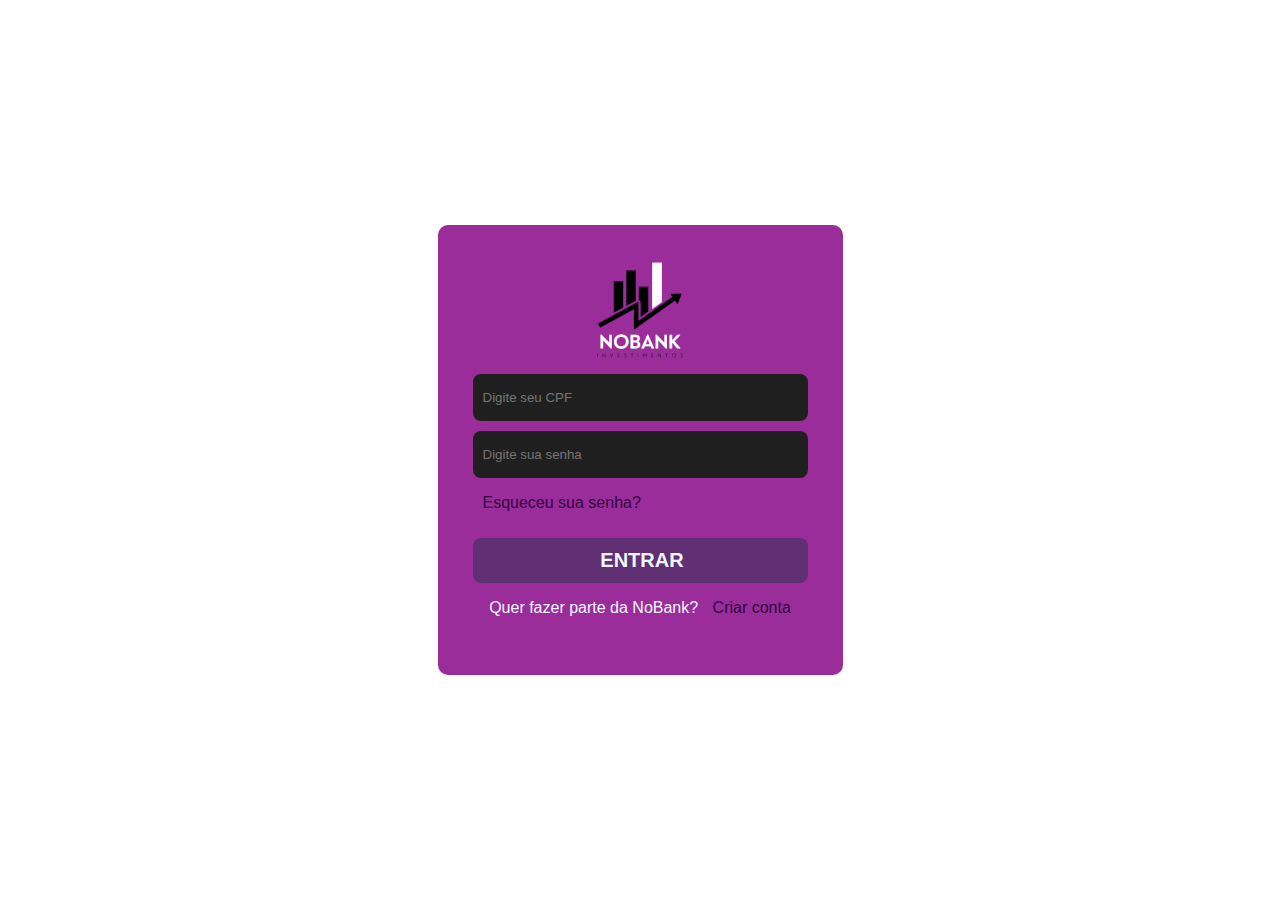
<file: Projeto1 - Pagina de Login/index.html>
<!DOCTYPE html>
<html lang="pt-br">
<head>
    <meta charset="UTF-8">
    <meta http-equiv="X-UA-Compatible" content="IE=edge">
    <meta name="viewport" content="width=device-width, initial-scale=1.0">
    <link rel="shortcut icon" href="imagens/favicon (3).ico" type="image/x-icon">
    <link rel="stylesheet" href="style.css">
    <title>NoBank</title>
</head>
<body>
    <section class="area-login">
        <div class="login">
            <div>
                <img src="imagens/Logo90.png">
            </div>

            <form method="POST">
                <input type="text" name="nome" placeholder="Digite seu CPF" autofocus>
                <input type="password" name="senha" placeholder="Digite sua senha">
                <p><a href="index2.html" target="_blank">Esqueceu sua senha?</a></p>
                <input type="submit" value="Entrar">
            </form>
            <p>Quer fazer parte da NoBank? <a href="#" target="_blank">Criar conta</a></p>
        </div>
    </section>
    
</body>
</html>
</file>
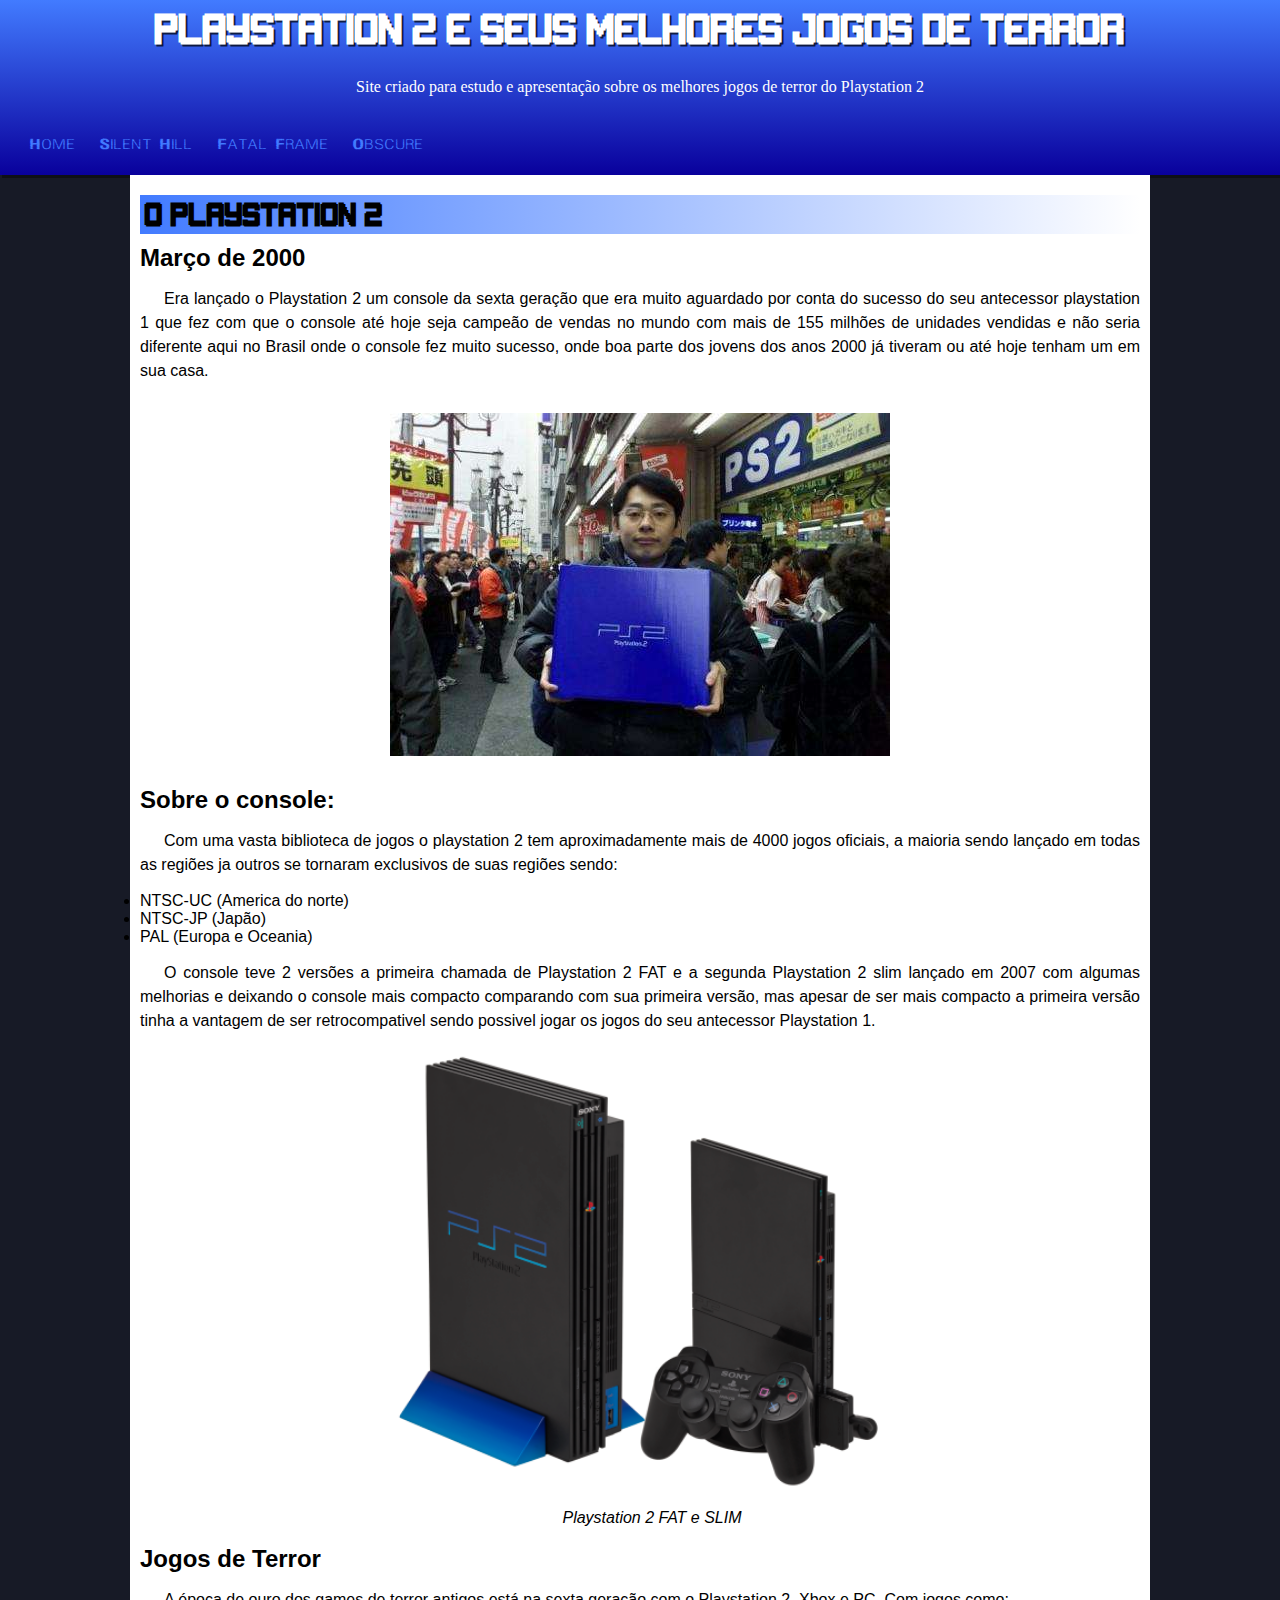
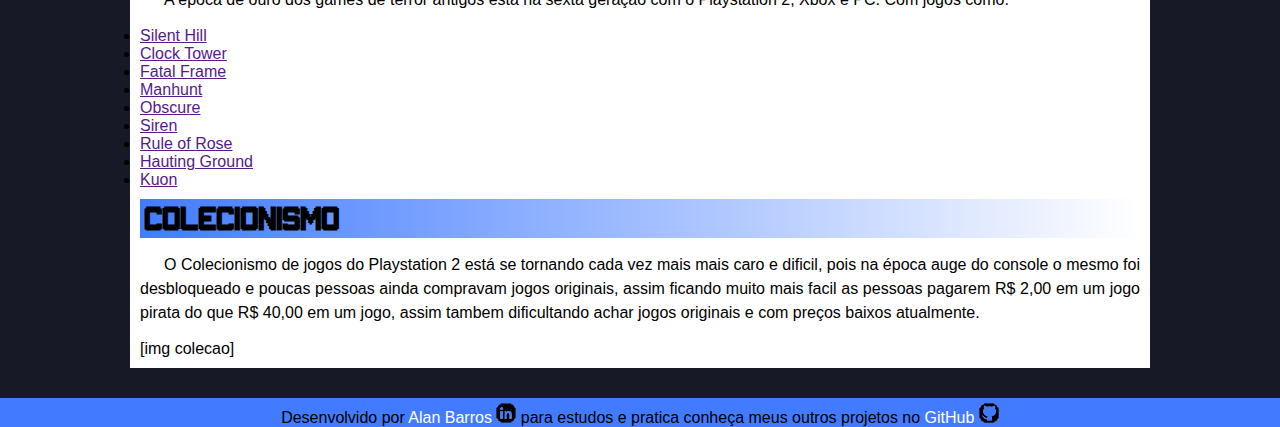
<file: Projeto2 - PS2/index.html>
<!DOCTYPE html>
<html lang="pt-br">
<head>
    <meta charset="UTF-8">
    <meta http-equiv="X-UA-Compatible" content="IE=edge">
    <meta name="viewport" content="width=device-width, initial-scale=1.0">
    <link rel="stylesheet" href="style.css">
    <link rel="shortcut icon" href="imagens/favicon.ico" type="image/x-icon">
    <title>Como surgiu o mascote android</title>
</head>
<body>
    <header>
        <h1>Playstation 2 e seus melhores jogos de TERROR</h1>
        <p>Site criado para estudo e apresentação sobre os melhores jogos de terror do Playstation 2</p>
    <nav class="menu">
        <a href="#">Home</a>
        <a href="#">Silent Hill</a>
        <a href="#">Fatal Frame</a>
        <a href="#">Obscure</a>
    </nav>
    </header>
    <main>
         <article>
            <h1>O Playstation 2</h1>

            <h3>Março de 2000</h3>

            <p>
                Era lançado o Playstation 2 um console da sexta geração
                que era muito aguardado por conta do sucesso do seu antecessor playstation 1 que fez com que o console até hoje seja campeão de vendas no mundo com mais de 155 milhões de unidades vendidas e não seria diferente aqui no Brasil onde o console fez muito sucesso, onde boa parte dos jovens dos anos 2000 já tiveram ou até hoje tenham um em sua casa.
            </p>

            <img class="lancamento" src="imagens/PS2 lançamento JP.jpg" alt="">

            <h2>Sobre o console:</h2>

            <p>
                Com uma vasta biblioteca de jogos o playstation 2 tem aproximadamente mais de 4000 jogos oficiais, a maioria sendo lançado em todas as regiões ja outros se tornaram exclusivos de suas regiões sendo:
                
            </p>

            <ul>
                <li>NTSC-UC (America do norte)</li>
                <li>NTSC-JP (Japão)</li>
                <li>PAL (Europa e Oceania)</li>
            </ul>

            <p>
               O console teve 2 versões a primeira chamada de Playstation 2 FAT e a segunda Playstation 2 slim lançado em 2007 com algumas melhorias e deixando o console mais compacto comparando com sua primeira versão, mas apesar de ser mais compacto a primeira versão tinha a vantagem de ser retrocompativel sendo possivel jogar os jogos do seu antecessor Playstation 1.
            </p>
            
            <img class="versoes" src="imagens/PS2-Versions-m.png" alt="PS2 FAT e SLIM">
            
            <p class="verstxt"><i>Playstation 2 FAT e SLIM</i></p>
            

            <h2>Jogos de Terror</h2>

            <p>
                A época de ouro dos games de terror antigos está na sexta geração com o Playstation 2, Xbox e PC. Com jogos como:
            </p>

                <ul>
                    <li><a href="">Silent Hill</a></li>
                    <li><a href="">Clock Tower</a></li>
                    <li><a href="">Fatal Frame</a></li>
                    <li><a href="">Manhunt</a></li>
                    <li><a href="">Obscure</a></li>
                    <li><a href="">Siren</a></li>
                    <li><a href="">Rule of Rose</a></li>
                    <li><a href="">Hauting Ground</a></li>
                    <li><a href="">Kuon</a></li>
                </ul>  
            
            
         </article>

         <aside>
            <h1>Colecionismo</h1>
            
            <p>O Colecionismo de jogos do Playstation 2 está se tornando cada vez mais mais caro e dificil, pois na época auge do console o mesmo foi desbloqueado e poucas pessoas ainda compravam jogos originais, assim ficando muito mais facil as pessoas pagarem <real>R$ 2,00</real> em um jogo pirata do que <real>R$ 40,00</real> em um jogo, assim tambem dificultando achar jogos originais e com preços baixos atualmente.</p>

            [img colecao]
         </aside>
    </main>

    <footer>
        <p>Desenvolvido por <a href="https://www.linkedin.com/in/alan-barros-9591b9203/" target="_blank">Alan Barros <img src="imagens/icone-linkedin.png" alt=""></a> para estudos e pratica conheça meus outros projetos no <a href="https://github.com/AlanBarros-dev">GitHub <img src="imagens/icone-github.png" alt=""></a></p>
    </footer>
</body>
</html>
</file>
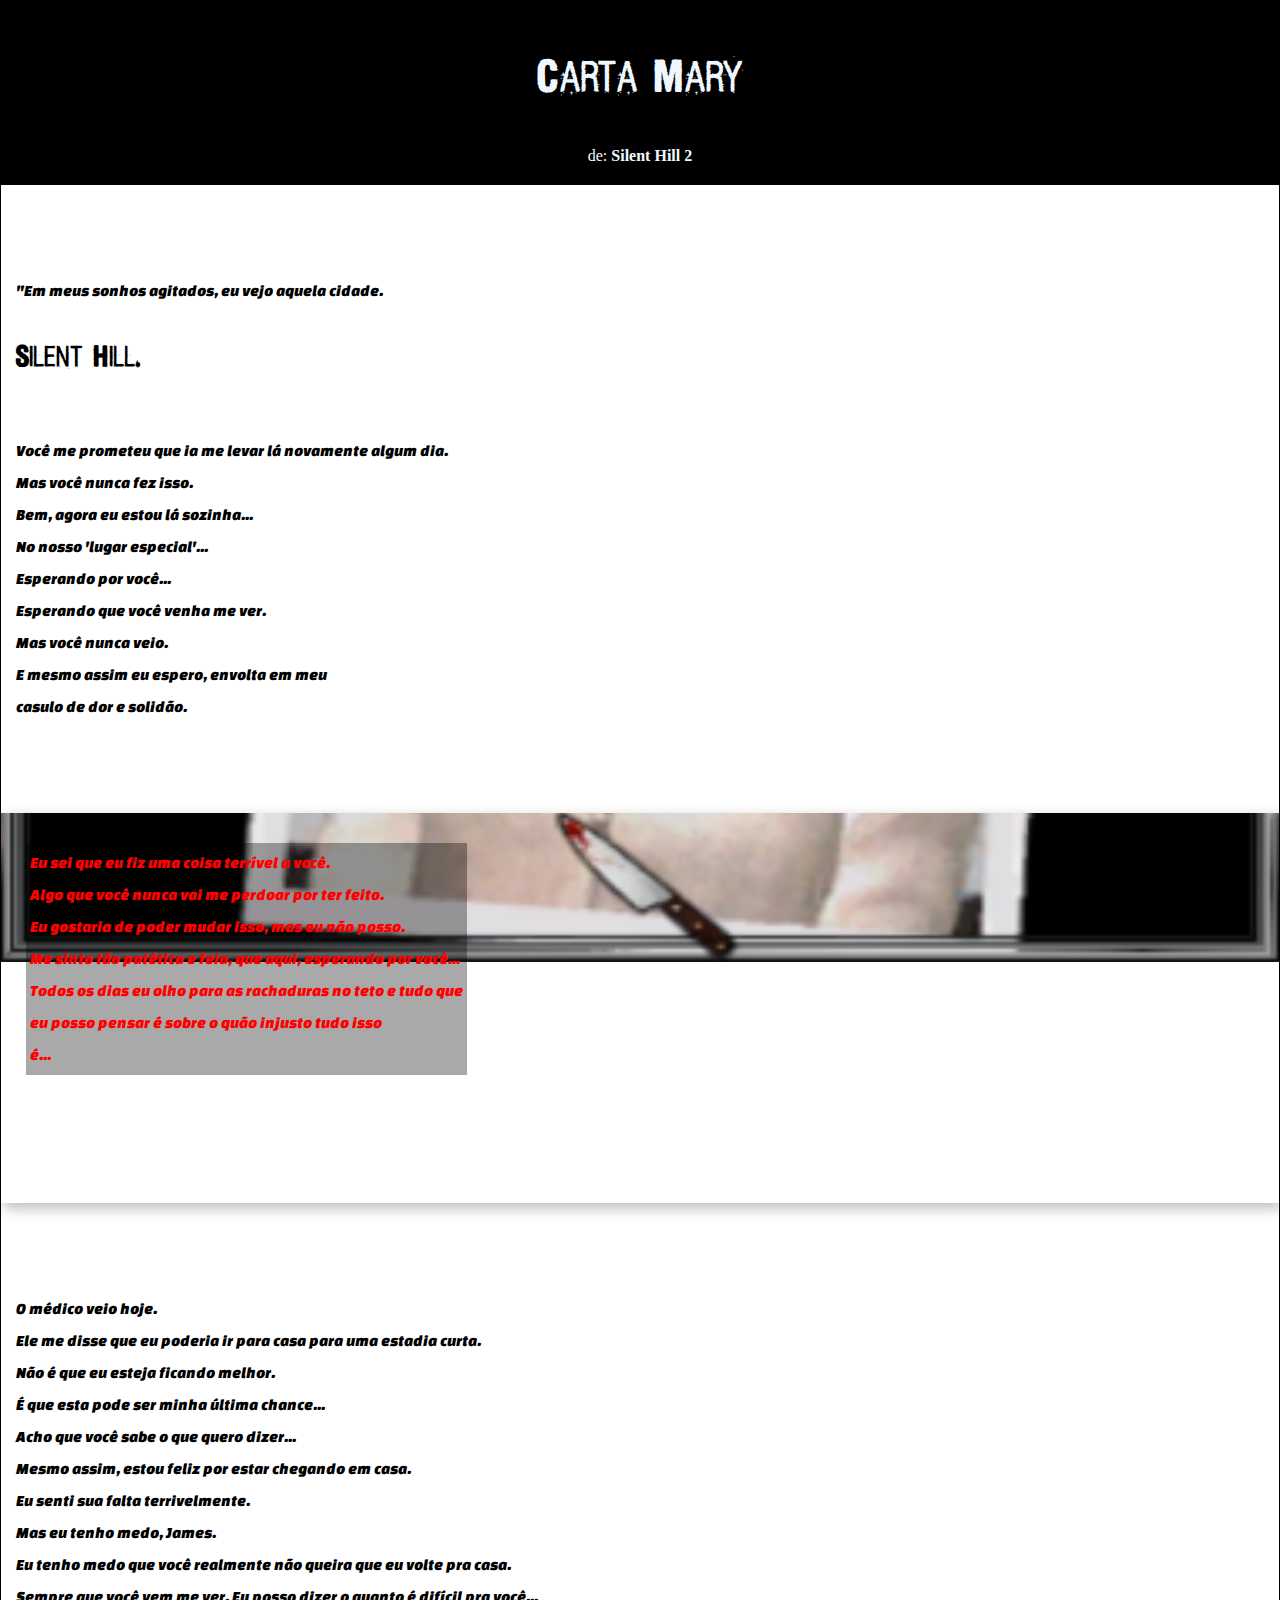
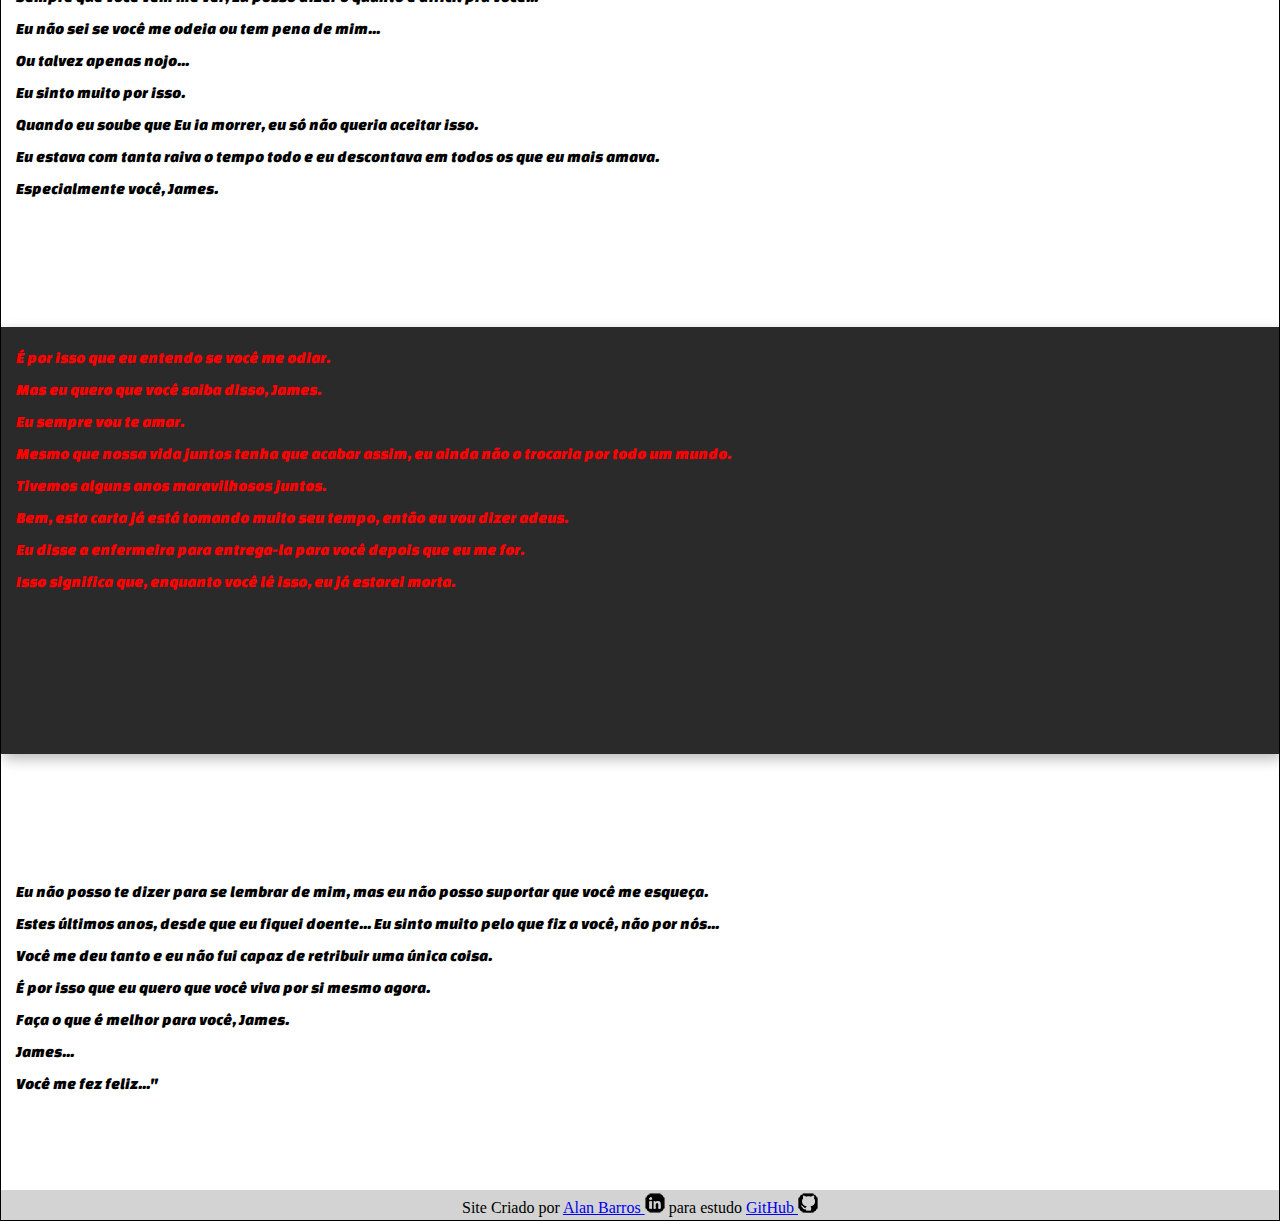
<file: Projeto3 - Carta da Mary SH2/index.html>
<!DOCTYPE html>
<html lang="pt-br">
<head>
    <meta charset="UTF-8">
    <meta http-equiv="X-UA-Compatible" content="IE=edge">
    <meta name="viewport" content="width=device-width, initial-scale=1.0">
    <title>Carta Mary SH2</title>
    <link rel="stylesheet" href="style.css">
</head>
<body>
    <header>
        <h1>Carta Mary</h1>
        <p>de: <a href="https://terror-em-silent-hill.fandom.com/pt-br/wiki/Carta_de_Mary" target="_blank">Silent Hill 2</a></p>
    </header>
    <main>
        <section>
            <p>
                "Em meus sonhos agitados,
                eu vejo aquela cidade. <br><br>
                <h2><a href="https://www.konami.com/games/silenthill/gate" target="_blank">Silent Hill.</a></h2>
                <br><br>
                Você me prometeu que ia me levar
                lá novamente algum dia. <br>
                Mas você nunca fez isso. <br>
                Bem, agora eu estou lá sozinha... <br>
                No nosso 'lugar especial'... <br>
                Esperando por você... <br>
                Esperando que você
                venha me ver. <br>
                Mas você nunca veio. <br>
                E mesmo assim eu espero, envolta em meu <br>
                casulo de dor e solidão. <br>
            </p>
        </section>
        <section class="imagem" id="foto_mary">
            <p>
                Eu sei que eu fiz uma coisa
                terrível a você.<br> Algo que você nunca
                vai me perdoar por ter feito.<br>
                Eu gostaria de poder mudar
                isso, mas eu não posso.<br>
                Me sinto tão patética e feia,
                que aqui, esperando por você...<br>
                Todos os dias eu olho para as rachaduras
                no teto e tudo que<br> eu posso pensar
                é sobre o quão injusto tudo isso<br> é...<br>
              
            </p>
        </section>
        <section>
            <p>
                O médico veio hoje.<br>
                Ele me disse que eu poderia ir para casa
                para uma estadia curta.<br>
                Não é que eu esteja ficando melhor.<br>
                É que esta pode ser
                minha última chance...<br>
                Acho que você sabe o que quero dizer...<br>
                Mesmo assim, estou feliz por estar chegando em casa.<br>
                Eu senti sua falta terrivelmente.<br>
                Mas eu tenho medo, James.<br>
                Eu tenho medo que você realmente não
                queira que eu volte pra casa.<br>
                Sempre que você vem me ver,
                Eu posso dizer o quanto é difícil pra você...<br>
                Eu não sei se você
                me odeia ou tem pena de mim...<br>
                Ou talvez apenas nojo...<br>
                Eu sinto muito por isso.<br>
                Quando eu soube que
                Eu ia morrer, eu só
                não queria aceitar isso.<br>
                Eu estava com tanta raiva o tempo todo
                e eu descontava em todos os que eu mais amava.<br>
                Especialmente você, James.<br>
            </p>
        </section><br>
        <section class="imagem2" id="carta">
            <p>
                É por isso que eu entendo
                se você me odiar.<br>
                Mas eu quero que você
                saiba disso, James.<br>
                Eu sempre vou te amar.<br>
                Mesmo que nossa vida juntos tenha
                que acabar assim, eu ainda não o trocaria
                por todo um mundo.<br> Tivemos
                alguns anos maravilhosos juntos.<br>
                Bem, esta carta já está tomando
                muito seu tempo, então eu vou dizer adeus.<br>
                Eu disse a enfermeira para entrega-la
                para você depois que eu me for.<br>
                Isso significa que, enquanto você lê
                isso, eu já estarei morta.<br>
            </p>
        </section><br>
        <section>
            <p>
                Eu não posso te dizer para se lembrar de mim,
                mas eu não posso suportar que você
                me esqueça.<br>
                Estes últimos anos, desde que eu
                fiquei doente... Eu sinto muito pelo
                que fiz a você, não por nós...<br>
                Você me deu tanto e
                eu não fui capaz de retribuir
                uma única coisa.<br>
                É por isso que eu quero que você viva
                por si mesmo agora.<br>
                Faça o que é melhor para você, James.<br>
                James...<br>
                Você me fez feliz..."<br>
            </p>
        </section>
    </main>
    <footer>
        <p>Site Criado por <a href="https://www.linkedin.com/in/alan-barros-9591b9203/" target="_blank">Alan Barros <img src="imagens/icone-linkedin.png" alt="linkedim"></a> para estudo <a href="https://github.com/AlanBarros-dev " target="_blank">GitHub <img src="imagens/icone-github.png" alt="GitHub"></a></p>
    </footer>
</body>
</html>
</file>
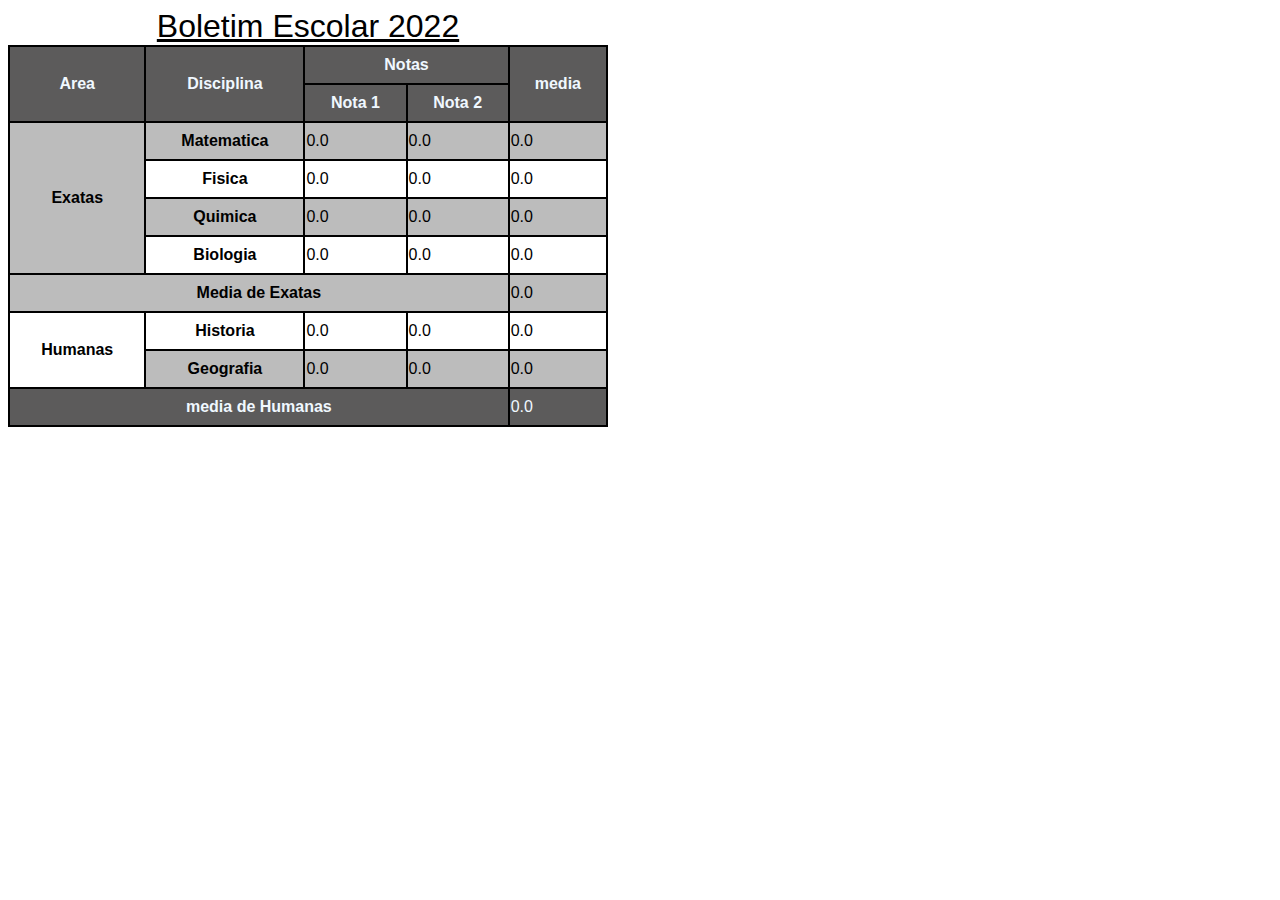
<file: Projeto4 - Tabela/index.html>
<!DOCTYPE html>
<html lang="pt-br">
<head>
    <meta charset="UTF-8">
    <meta http-equiv="X-UA-Compatible" content="IE=edge">
    <meta name="viewport" content="width=device-width, initial-scale=1.0">
    <title>desafio 2 sobre tabelas</title>
    <style>
        
       table{
            font-family: Arial, Helvetica, sans-serif;
            border: 2px solid black;
            border-collapse: collapse;
            width: 600px;
            height: 100px;
        }
       caption{
            font-size: 2em;
            text-align: center;
            text-decoration: underline;   
        }
     thead{
            color: aliceblue;
            background-color: rgb(92, 91, 91);
            
        }
        tbody > tr:nth-child(2n){
            background-color: rgba(128, 128, 128, 0.527);
        }
       th{
            border: 2px solid black;
            padding: 9px;
       }
       td{
            border: 2px solid black;
        }
        tfoot{
            color: aliceblue;
            background-color: rgb(92, 91, 91);
        }
    </style>
</head>
<body>
    
    <table>
        <caption>Boletim Escolar 2022</caption>
        <thead>
            <tr>
                <th rowspan="2">Area</th>
                <th rowspan="2">Disciplina</th>
                <th colspan="2">Notas</th>
                <th rowspan="2">media</th>
            </tr>
            <tr>
                <th>Nota 1</th>
                <th>Nota 2</th>
            </tr>
        </thead>
        <tbody>
            <tr> 
                          
                
            </tr>
            <tr>
                <th rowspan="4">Exatas</th>
                <th>Matematica</th>
                <td>0.0</td>
                <td>0.0</td>
                <td>0.0</td>
            </tr>
            <tr>
                <th>Fisica</th>
                <td>0.0</td>
                <td>0.0</td>
                <td>0.0</td>
            </tr>
            <tr>
                <th>Quimica</th>
                <td>0.0</td>
                <td>0.0</td>
                <td>0.0</td>
            </tr>
            <tr>
                <th>Biologia</th>
                <td>0.0</td>
                <td>0.0</td>
                <td>0.0</td>
            </tr>
            <tr>
                <th colspan="4">Media de Exatas</th>
                <td>0.0</td>
            </tr>
            <tr>
                <th rowspan="2">Humanas</th>
                <th>Historia</th>
                <td>0.0</td>
                <td>0.0</td>
                <td>0.0</td>
            </tr>
            <tr>
                <th>Geografia</th>
                <td>0.0</td>
                <td>0.0</td>
                <td>0.0</td>
            </tr>
        </tbody>
        <tfoot>
            <th colspan="4">media de Humanas</th>
            <td>0.0</td>
        </tfoot>

    </table>
</body>
</html>
</file>
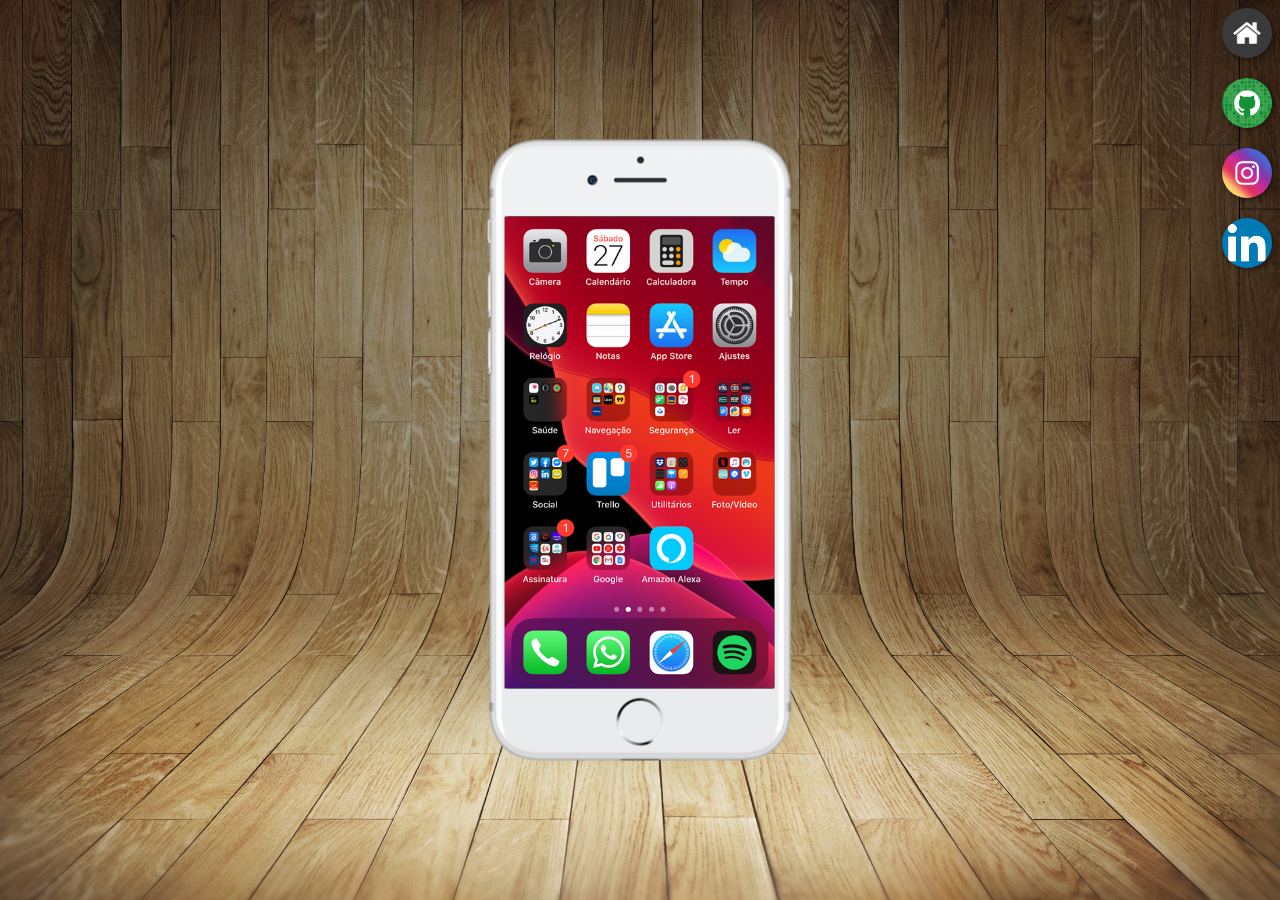
<file: Projeto5 - Redes Sociais/index.html>
<!DOCTYPE html>
<html lang="pt-br">
<head>
    <meta charset="UTF-8">
    <meta http-equiv="X-UA-Compatible" content="IE=edge">
    <meta name="viewport" content="width=device-width, initial-scale=1.0">
    <title>projeto redes sociais</title>
    <link rel="shortcut icon" href="arquivos/favicon.ico" type="image/x-icon">
    <link rel="stylesheet" href="estilos/style.css">
</head>
<body>
    <main>
        <section id="celular">
            <iframe src="home.html" name="tela" id="tela" frameborder="0">
                seu navegador nao e compativel com isso.
            </iframe>
        </section>
        
        <section id="redes-sociais">
        <a href="home.html" target="tela" alt="home"><img src="arquivos/imagens/logo-home.jpg" alt="home"></a><br>

        <a href="github.html" target="tela"><img src="arquivos/imagens/logo-github.jpg" alt="GitHub"></a><br>
       
        <a href="instagram.html" target="tela"><img src="arquivos/imagens/logo-instagram.jpg" alt="Instagram"></a><br>
        
        <a href="linkedim.html" target="tela"><img src="arquivos/imagens/logo-linkedin.png" alt="Linkedim"></a><br>
        
        </section>
    </main>
</body>
</html>
</file>
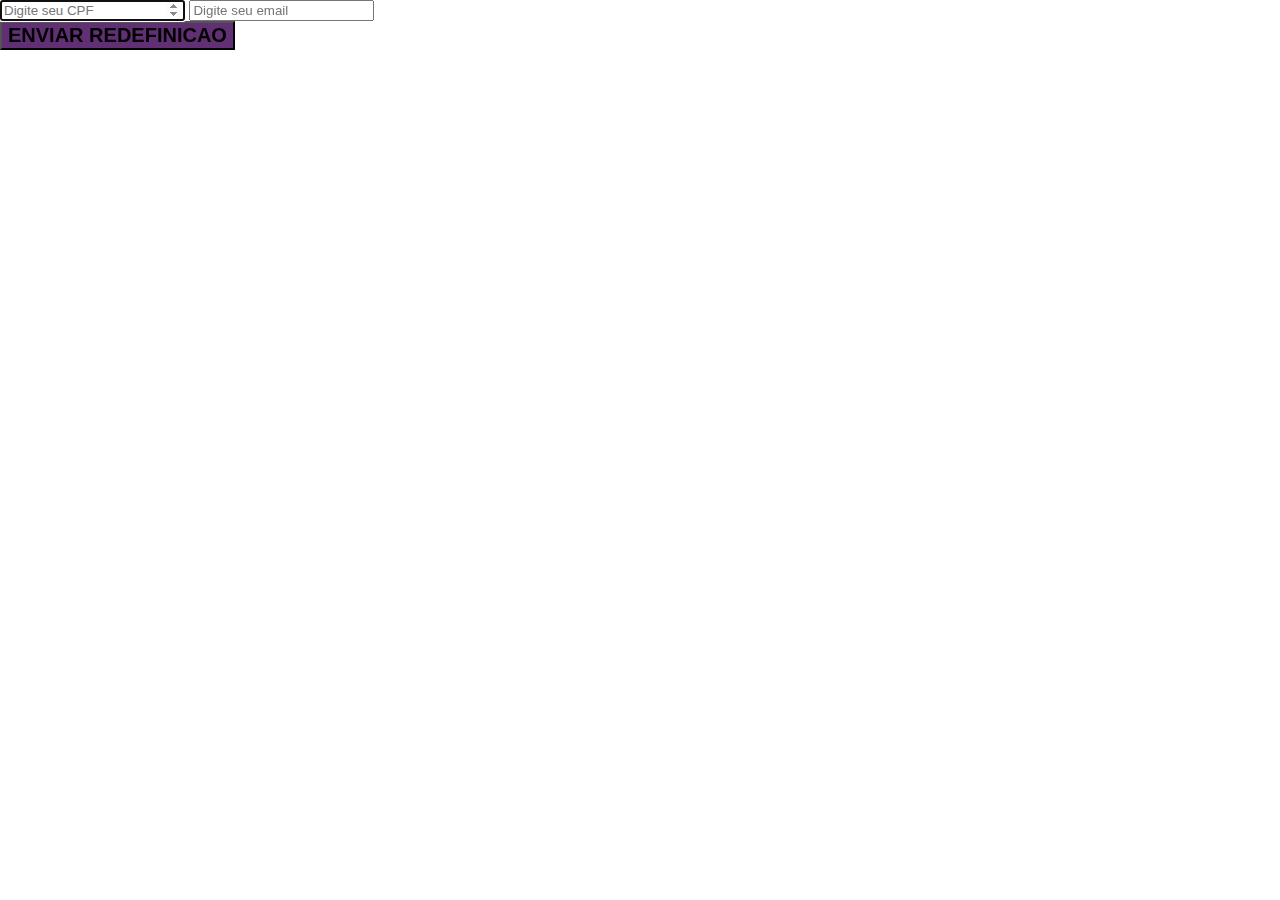
<file: Projeto1 - Pagina de Login/index2.html>
<!DOCTYPE html>
<html lang="en">
<head>
    <meta charset="UTF-8">
    <meta http-equiv="X-UA-Compatible" content="IE=edge">
    <meta name="viewport" content="width=device-width, initial-scale=1.0">
    <link rel="stylesheet" href="style.css">
    <title>Recuperacao de senha</title>
</head>
<body>
    
    <section class="area_recuperacao">
        <div class="recuperacao">

            <form method="post">

                <input type="number" name="nome" placeholder="Digite seu CPF" autofocus>
                <input type="text" name="gmail" placeholder="Digite seu email">
                <input type="submit" value="Enviar redefinicao">
            </form>
        </div>

    </section>
</body>
</html>
</file>
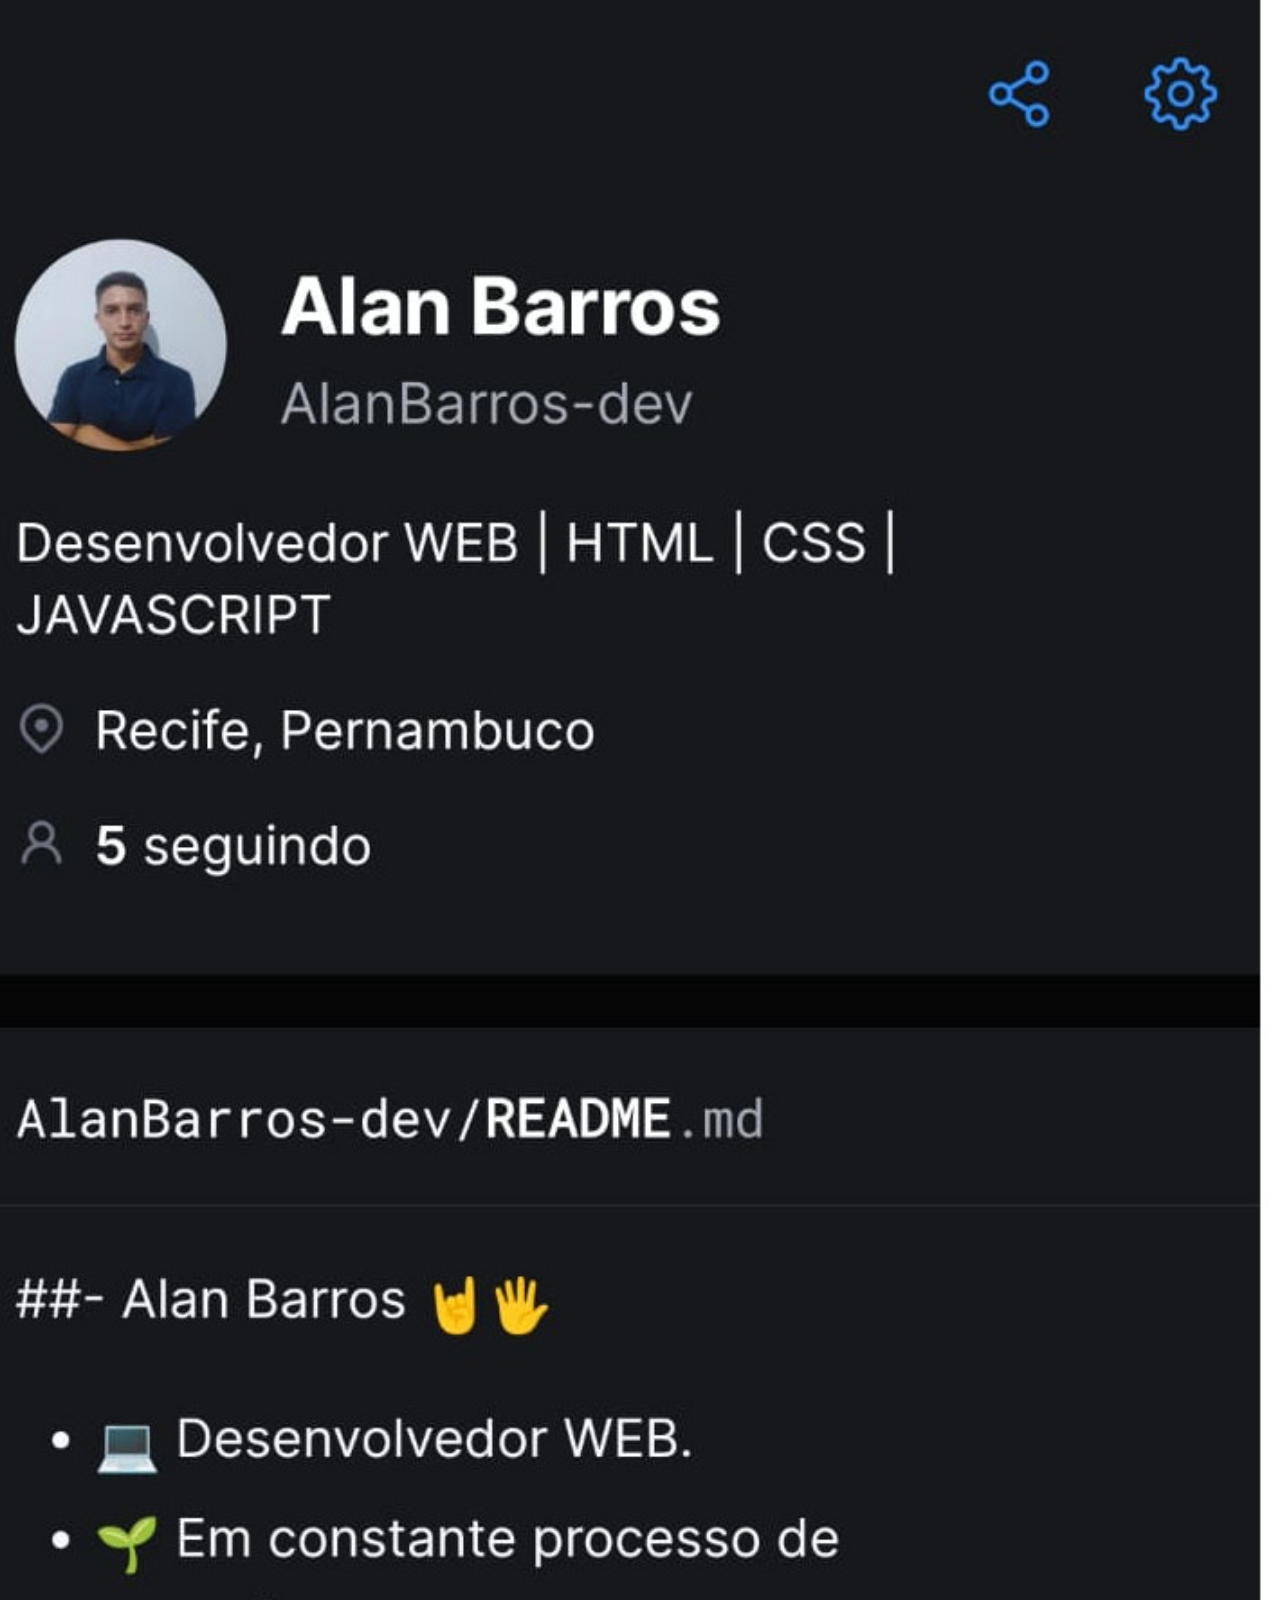
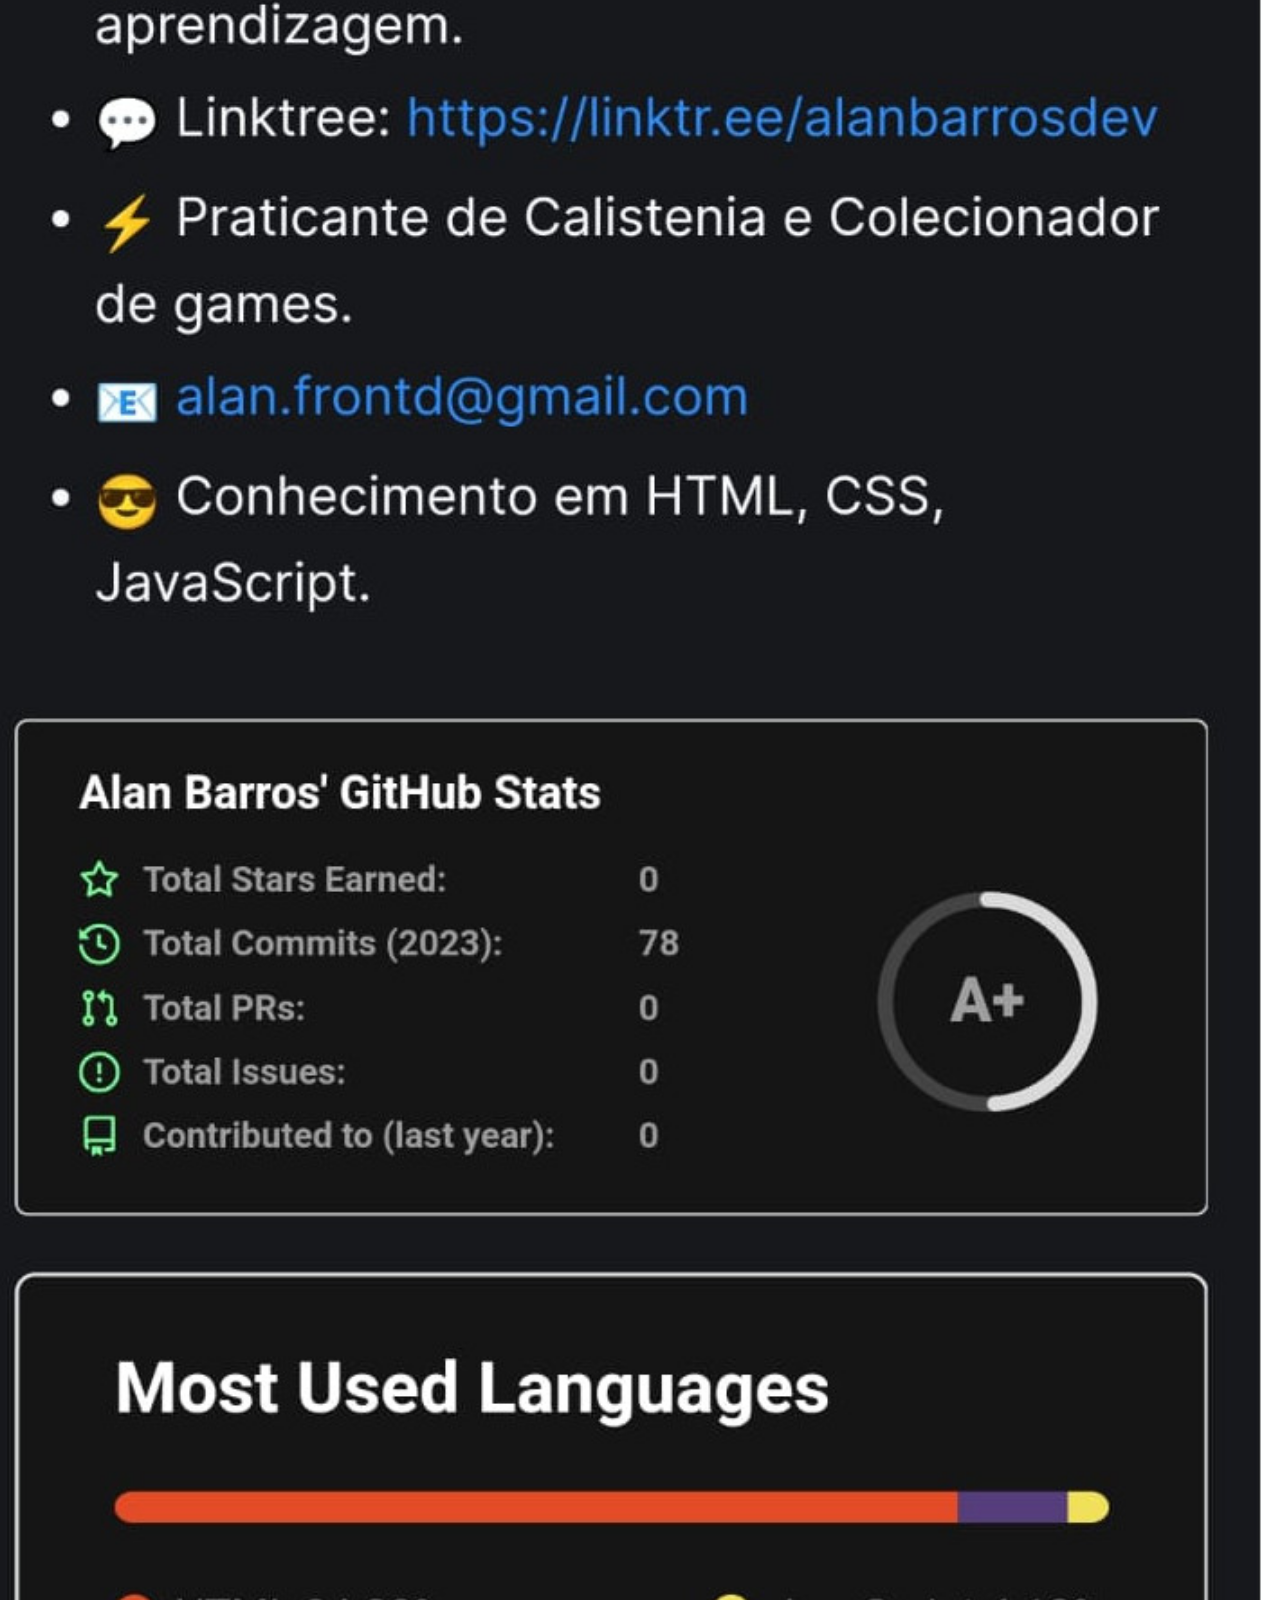
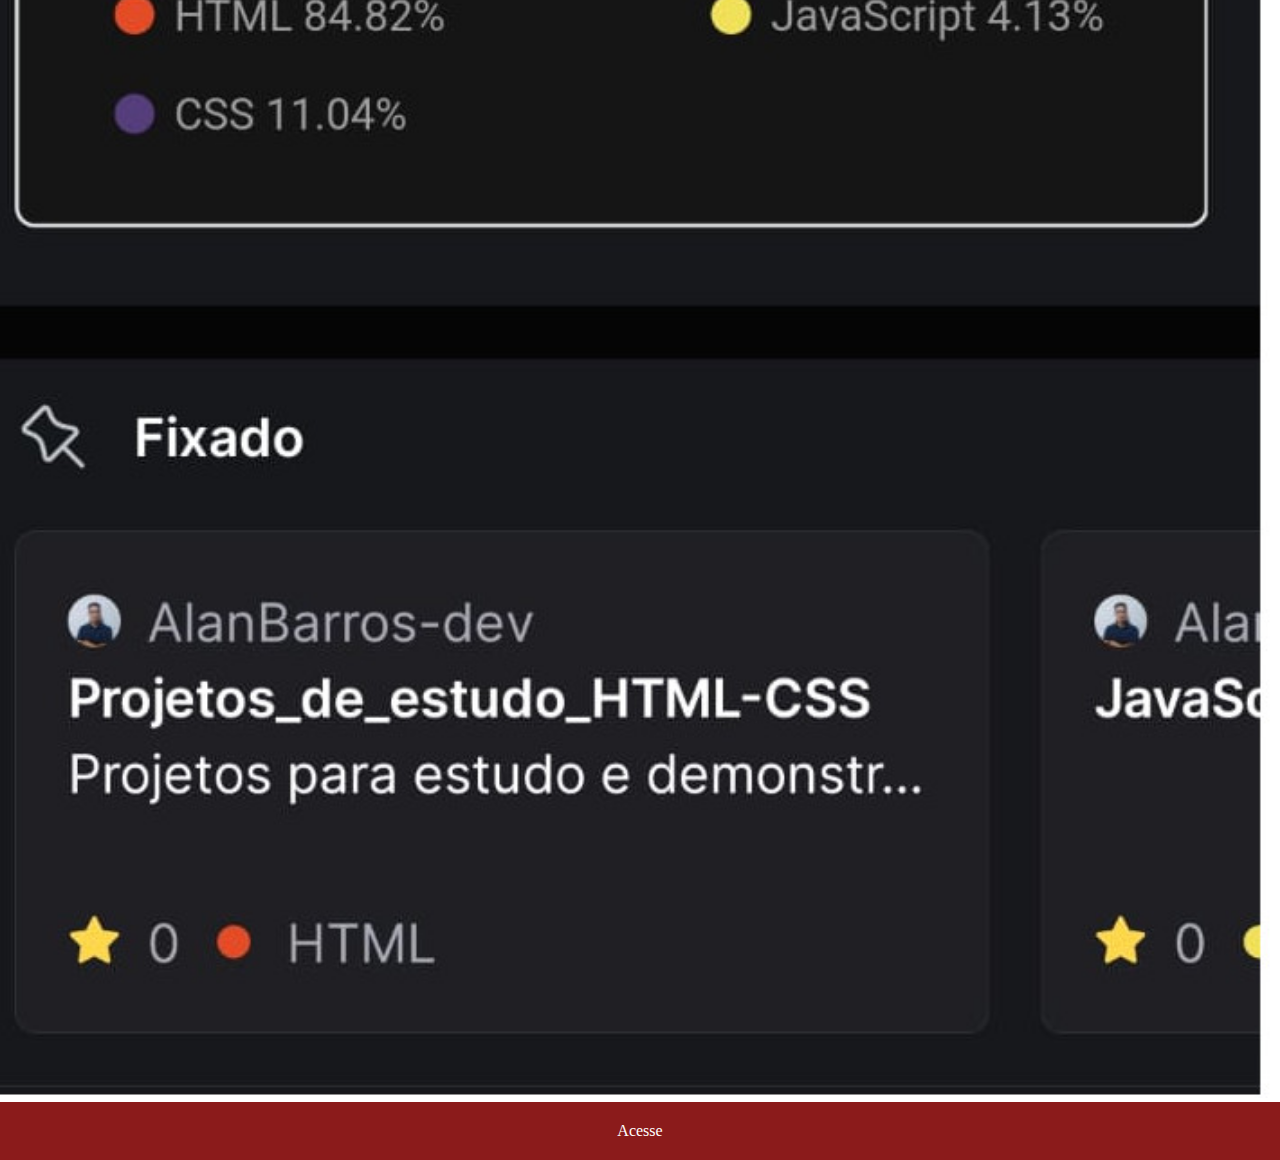
<file: Projeto5 - Redes Sociais/github.html>
<!DOCTYPE html>
<html lang="pt-br">
<head>
    <meta charset="UTF-8">
    <meta http-equiv="X-UA-Compatible" content="IE=edge">
    <meta name="viewport" content="width=device-width, initial-scale=1.0">
    <title>Document</title>
    <link rel="stylesheet" href="estilos/sociais.css">
</head>
<body>
    <img src="arquivos/imagens/tela_github.jpeg" alt="">
    <a href="https://github.com/AlanBarros-dev" target="_blank">Acesse</a>
</body>
</html>
</file>
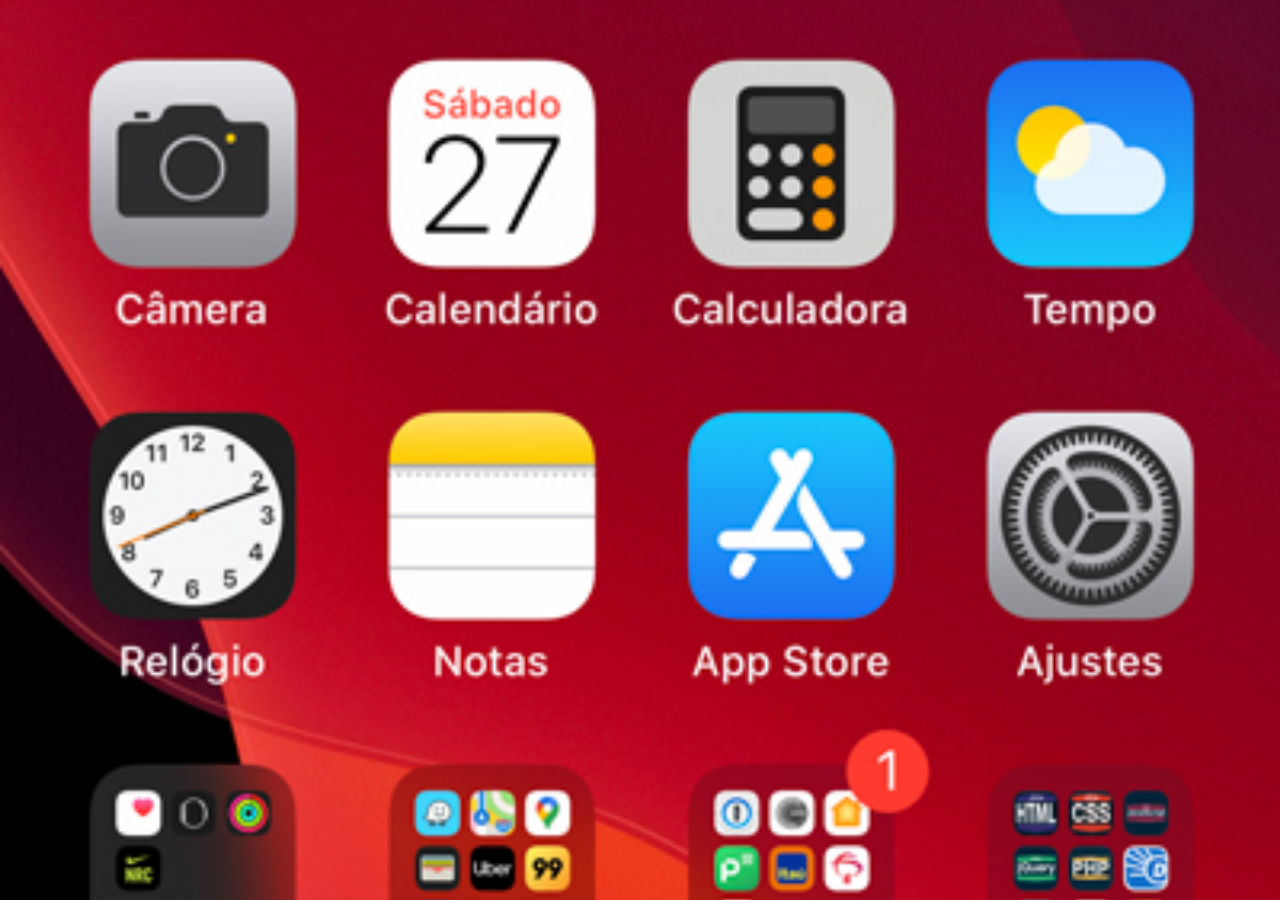
<file: Projeto5 - Redes Sociais/home.html>
<!DOCTYPE html>
<html lang="pt-br">
<head>
    <meta charset="UTF-8">
    <meta http-equiv="X-UA-Compatible" content="IE=edge">
    <meta name="viewport" content="width=device-width, initial-scale=1.0">
    <title>Home</title>
    <style>
        *{
            margin: 0px;
            padding: 0px;
        }

        body{
            width: 100vw;
            height: 100vh;
            background: black url('arquivos/imagens/tela-home.jpg') no-repeat top center;
            background-size: cover;
        }
    </style>
</head>
<body>
    
</body>
</html>
</file>
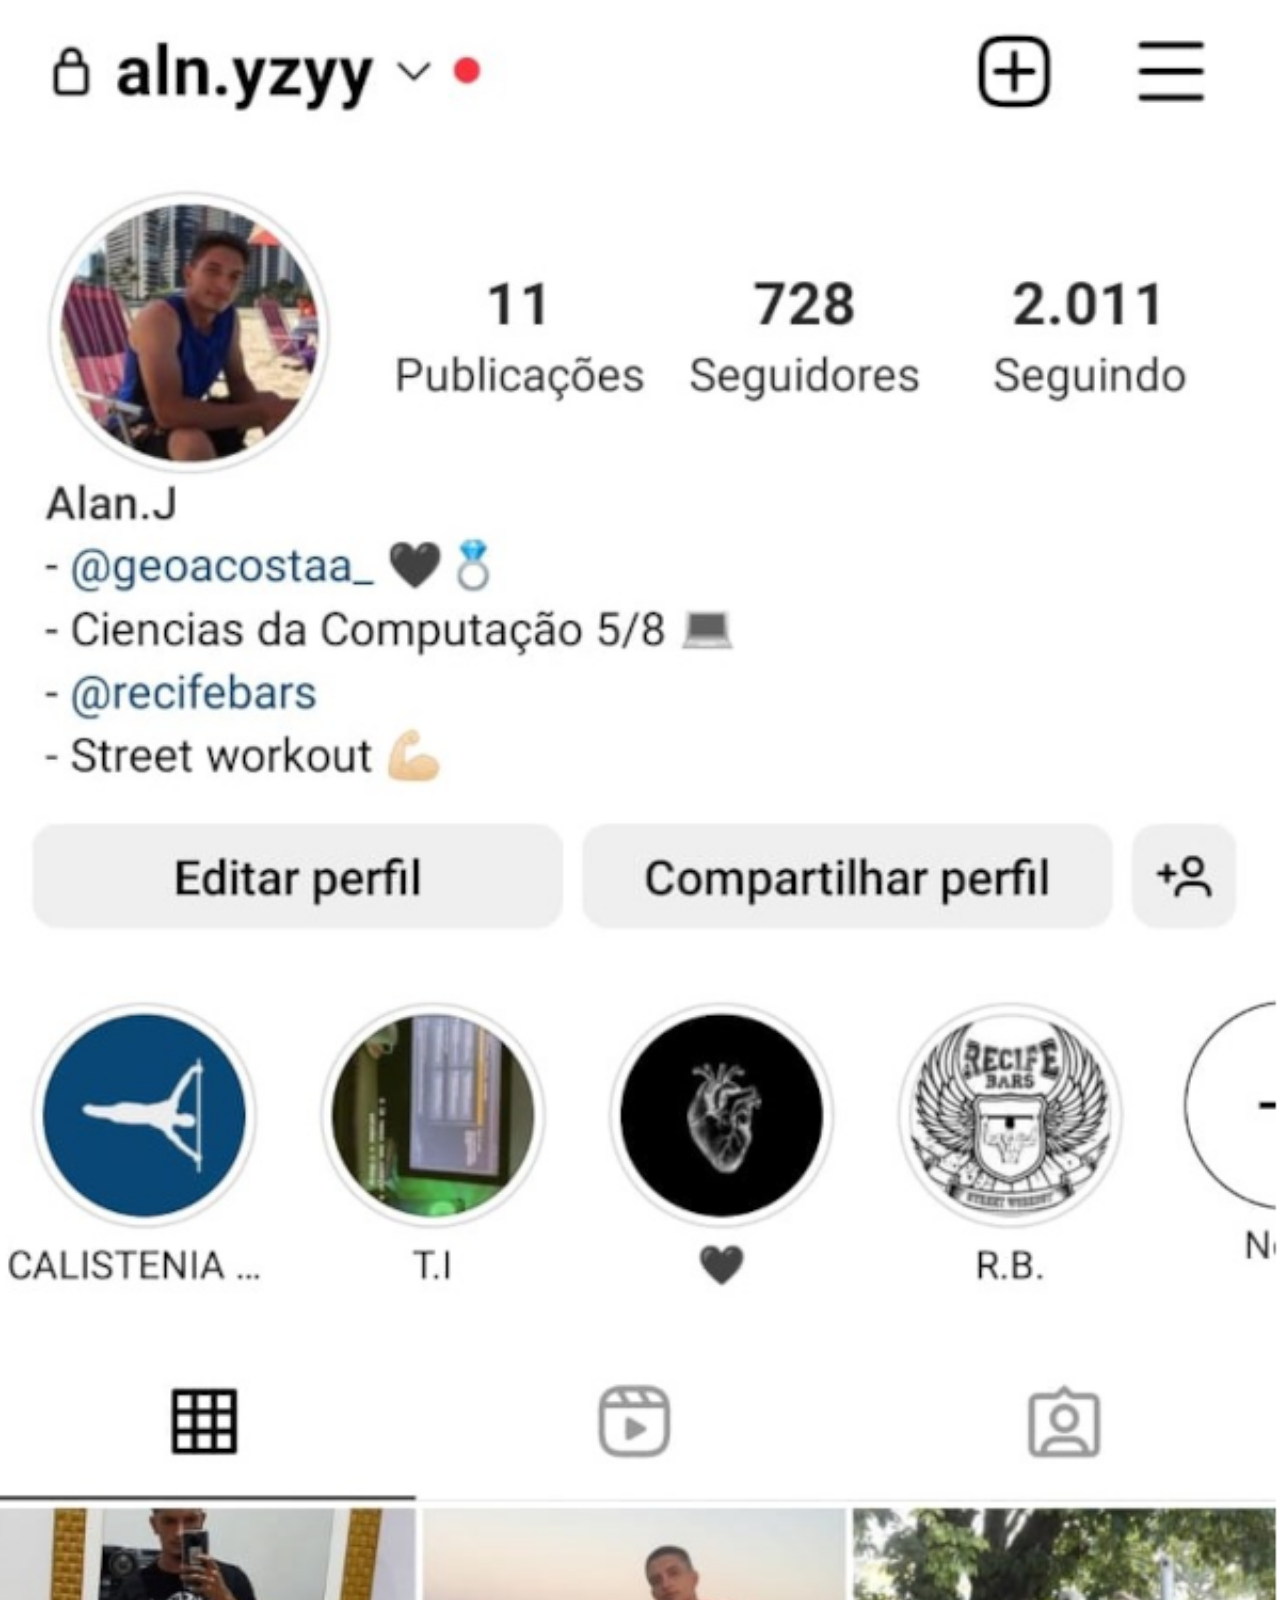
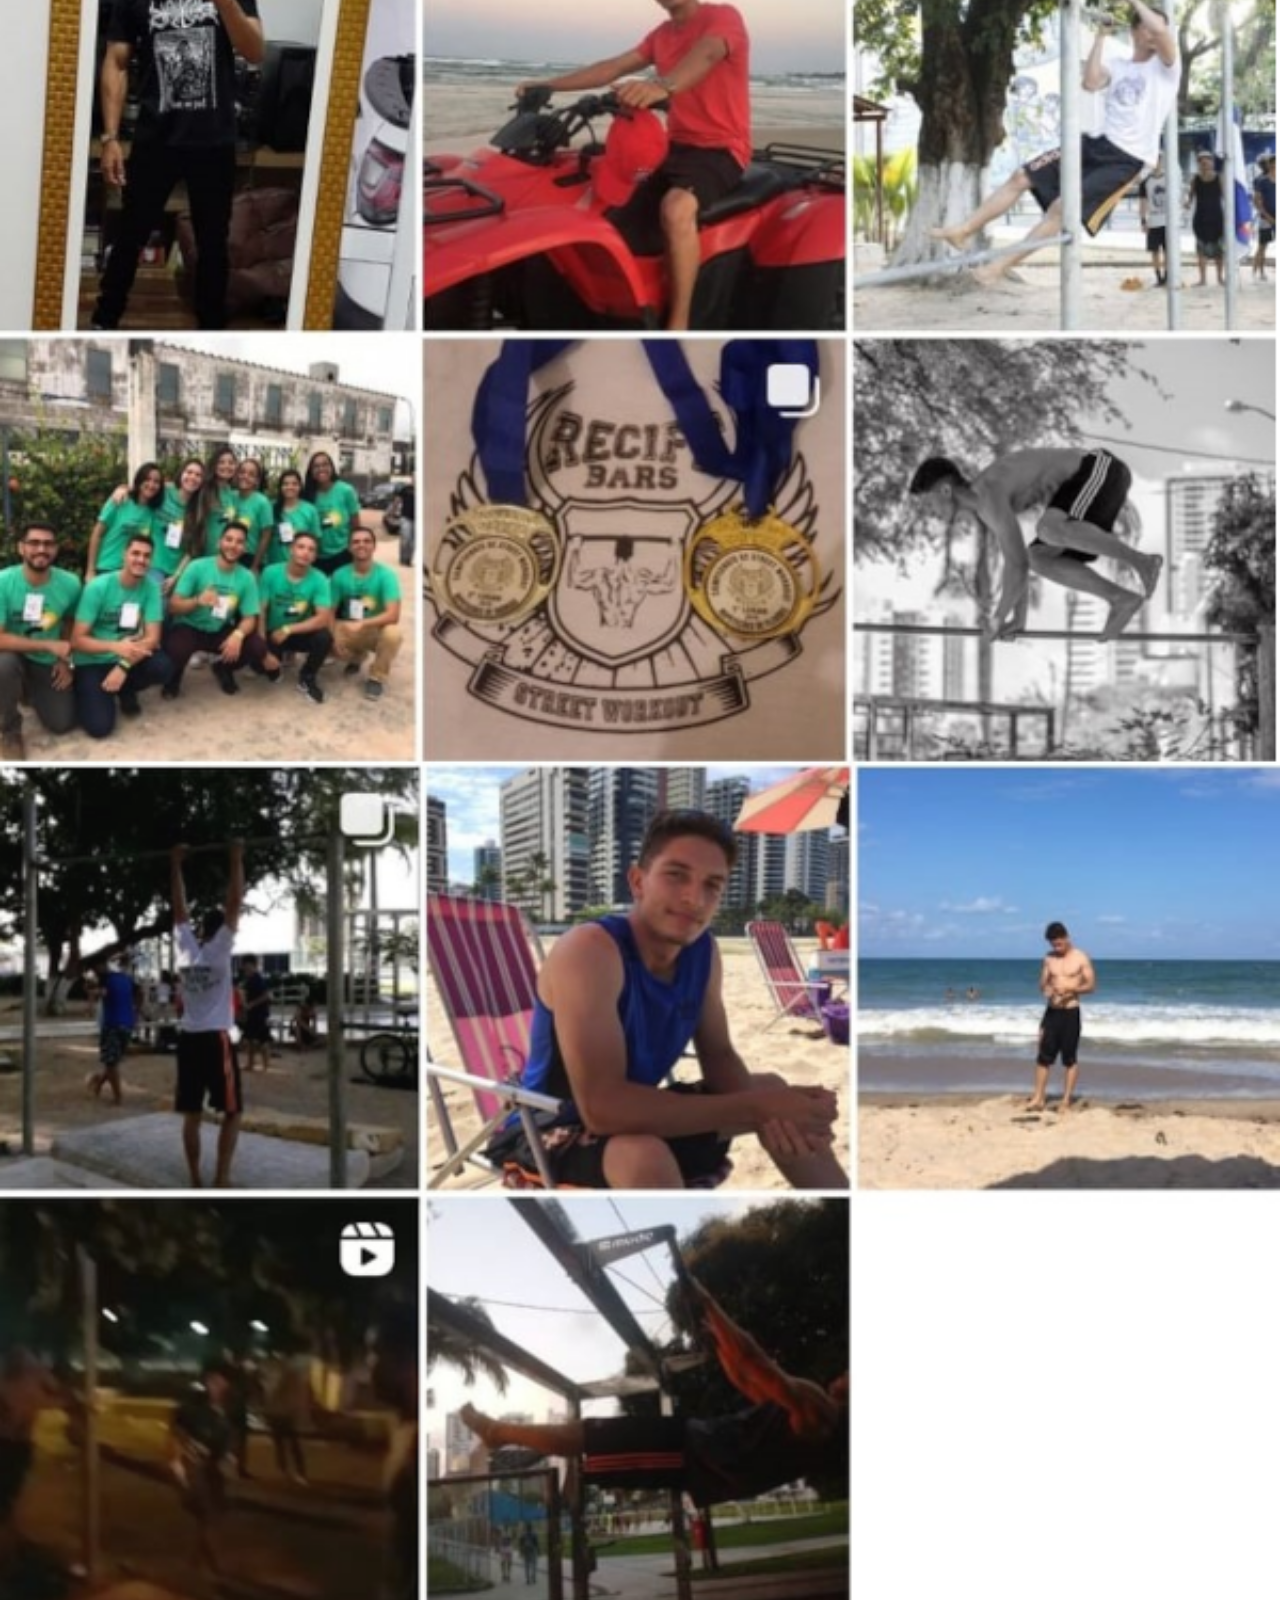
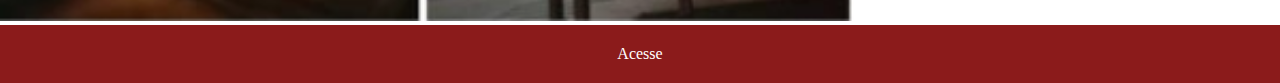
<file: Projeto5 - Redes Sociais/instagram.html>
<!DOCTYPE html>
<html lang="pt-br">
<head>
    <meta charset="UTF-8">
    <meta http-equiv="X-UA-Compatible" content="IE=edge">
    <meta name="viewport" content="width=device-width, initial-scale=1.0">
    <title>tela_insta</title>
    <link rel="stylesheet" href="estilos/sociais.css">
</head>
<body>
    <img src="arquivos/imagens/tela_insta.png" alt="">
    <a href="https://www.instagram.com/aln.yzyy/">Acesse</a>
</body>
</html>
</file>
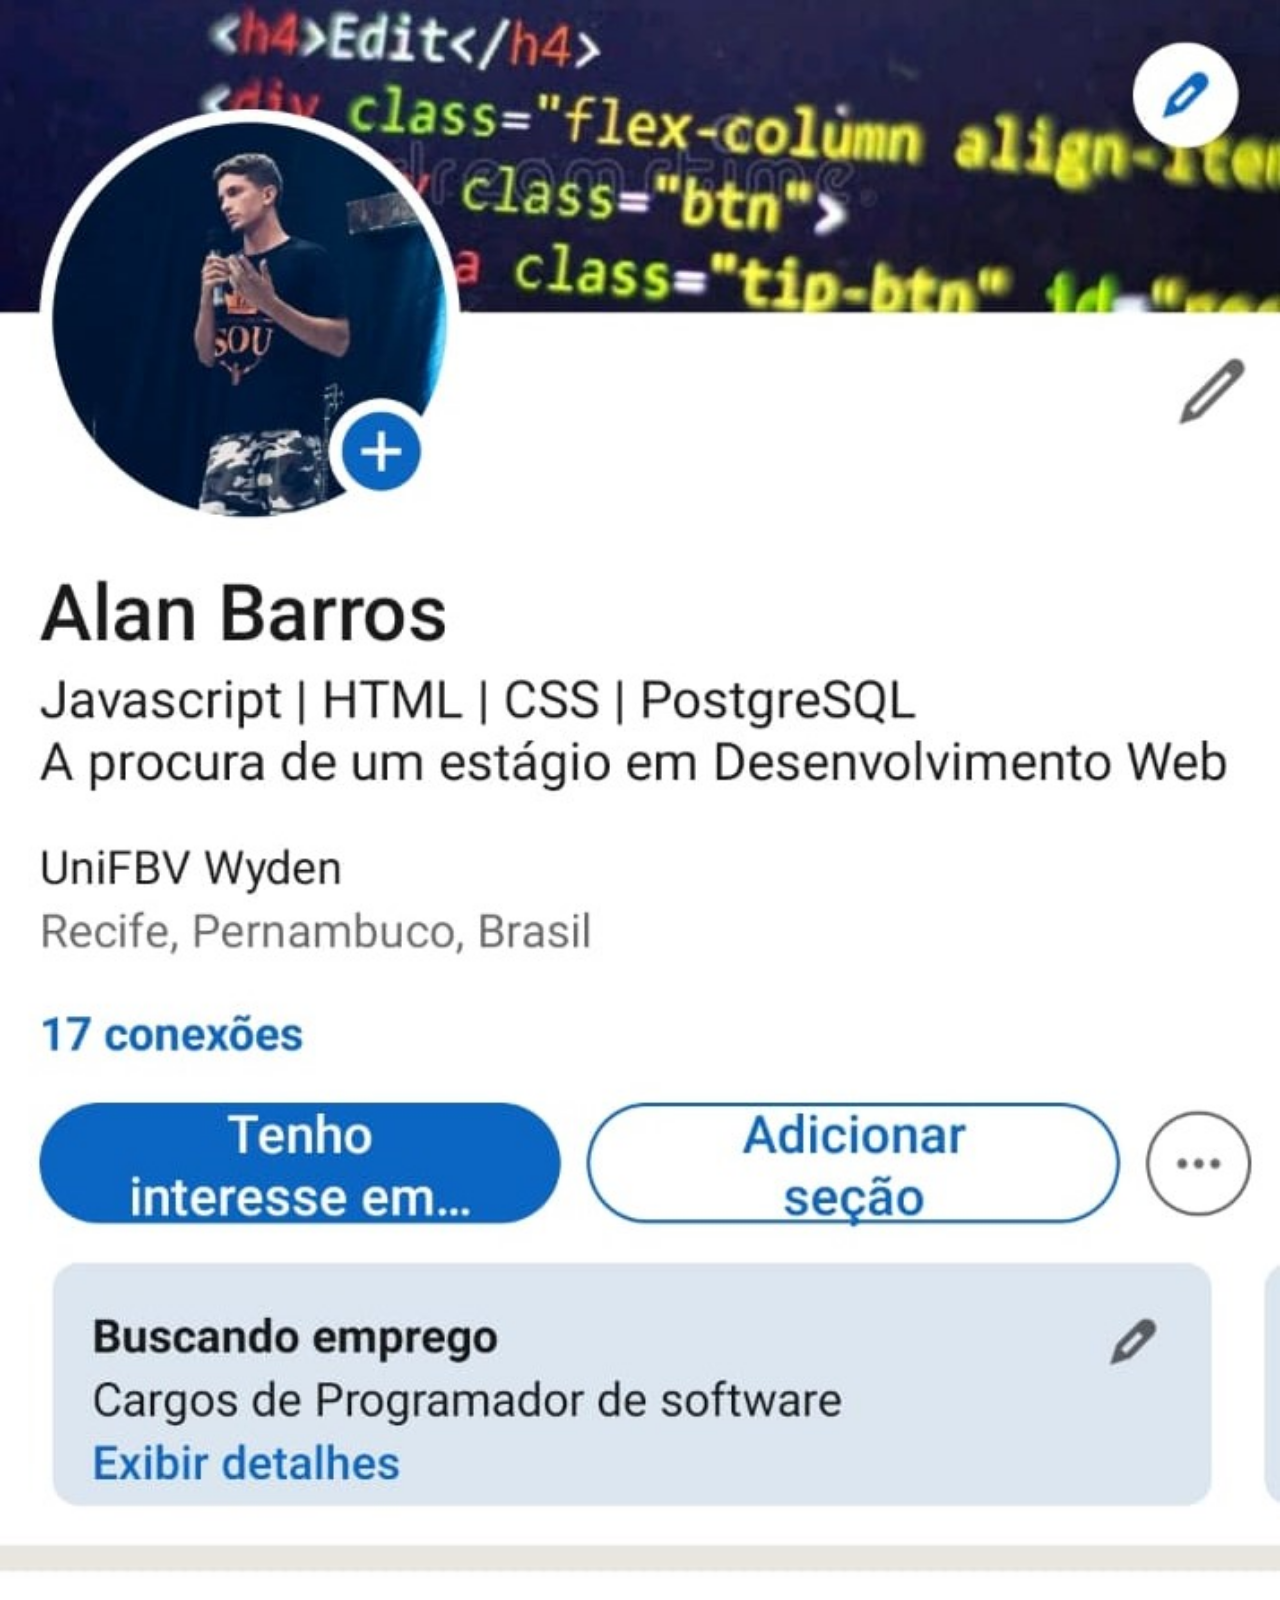
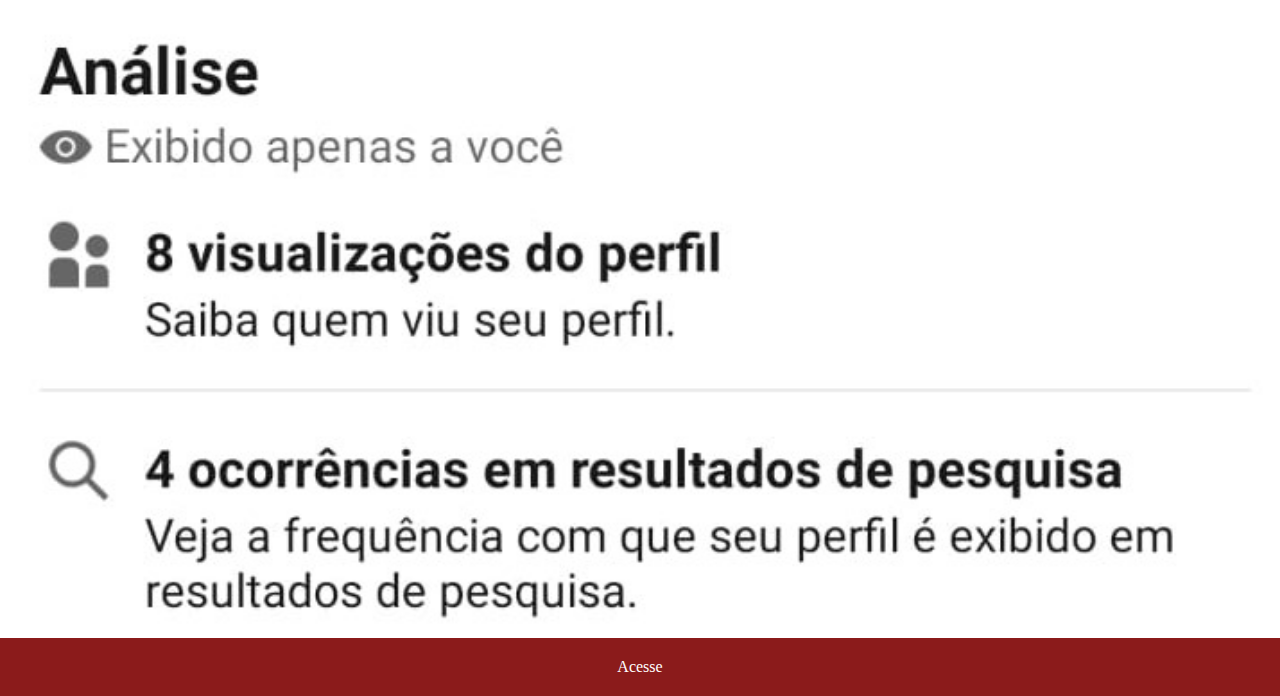
<file: Projeto5 - Redes Sociais/linkedim.html>
<!DOCTYPE html>
<html lang="en">
<head>
    <meta charset="UTF-8">
    <meta http-equiv="X-UA-Compatible" content="IE=edge">
    <meta name="viewport" content="width=device-width, initial-scale=1.0">
    <link rel="stylesheet" href="estilos/sociais.css">
    <title>Linkedim</title>
</head>
<body>
    <img src="arquivos/imagens/tela-linkedim.jpeg" alt="">
    <a href="https://www.linkedin.com/in/alan-barros-9591b9203/" target="_blank">Acesse</a>
</body>
</html>
</file>
<file: Projeto1 - Pagina de Login/style.css>
body{
    background-color: #ffffff;
    font-family: Arial, Helvetica, sans-serif;
    overflow: hidden;
    margin: 0;
    padding: 0;

}


.area-login{
    display: flex;
    justify-content: center;
    align-items: center;
    height: 100vh;
    background-color: rgb(255, 255, 255);  
   
}

.login{
    display: flex;
    flex-direction: column;
    align-items: center;
    background-color: #9b2d9b;
    width: 335px;
    height: 380px;
    padding: 35px;
    border-radius: 10px;
}
.login form{ 
    display: flex;
    width: 100%;
    flex-direction: column;

}

.login input{
    margin-top: 10px;
    background-color: #201f20;
    border:none;
    color: aliceblue;
    padding-left: 10px;
    height: 45px;
    outline: none;
    border-radius: 8px;
}
.login img{
    width: 90px;
    height: auto;
}
.input::placeholder{
    color: aliceblue;
    font-size: 14px;
    
}
form [type="submit"]{
    display: block;
    background-color: #612F74;
    font-size: 20px;
    text-transform: uppercase;
    font-weight: bold;
    cursor: pointer;
}
p{
    color: aliceblue;
}
a{
    color: #300242;
    text-decoration: none;
    margin-left: 10px;
}
</file>
<file: Projeto2 - PS2/style.css>
@charset "UTF - 8";
@font-face {
    font-family: Bebas Neue;
    src: url('fontes/BebasNeue-Regular.ttf');
    font-weight: normal;
}
@font-face {
    font-family: Arcade;
    src: url('fontes/gameplay/Gameplay.ttf');
    font-weight: normal;
}
@font-face {
    font-family: silent;
    src: url('fontes/silent_hill/SLNTHLE.TTF');
    font-weight: normal;
}



:root{
    --cor01: #B8B6F2;
    --cor02: #788ABF;
    --cor03: #58658C;
    --cor04: #427BFF;
    --cor05: #09009C;
    --cor06: #1B2440;
    --cor07: #171A26;
    
    --fonte-destaque: 'Arcade';
    --fonte-menu: 'silent';
    --fonte-padrao: Arial, verdana;
    
}

*{
    margin: 0;
    padding: 0;
}

body{
    background-color: var(--cor07);
    font-family: var(--fonte-padrao);
}


header{
    background-image: linear-gradient(to bottom, var(--cor04), var(--cor05));
    color: #ffffff;
    max-height: 600px;
    max-width: auto;
    box-shadow: 2px 3px 0px rgba(0, 0, 0, 0.384);

}
header > h1{
    padding: 10px;
    font-family: var(--fonte-destaque);
    text-align: center;
    text-shadow: 2px 2px 0px rgba(0, 0, 0, 0.747);

}
header > p{
    font-family: Georgia, 'Times New Roman', Times, serif;
    padding: 20px;
    text-align: center;
}
nav{
    padding: 20px;
}
.menu > a{
    padding: 10px;
    text-decoration: none;
    font-family: var(--fonte-menu);
    color: var(--cor04);
    transition-duration: 0.5s;
}
nav a:hover{
    text-decoration: underline;
    background-color: var(--cor01);
}

main{
    min-width: 300px;
    max-width: 1000px;
    margin: auto;
    background-color: white;
    padding: 10px;
}
main h1{
    font-family: var(--fonte-destaque);
    font-size: 1.5em;
    margin: 10px 0px 10px 0px;
    padding: 5px;
    background-image: linear-gradient(to right, #427BFF, white);
}
main h3{
    font-family:'Franklin Gothic Medium', 'Arial Narrow', Arial, sans-serif;
    font-size: 1.5em;
}

main p{
    text-indent: 1.5em;
    margin: 15px 0px;
    text-align: justify;
    line-height: 1.5em;
}
main img{
    width: 100%;
}

.lancamento{
    max-width: 500px;
    max-height: 450px;
    margin: auto;
    display: block;
    margin-top: 30px;
    margin-bottom: 30px;
}
.versoes{
    max-width: 500px;
    max-height: 450px;
    margin: auto;
    display: block;
}
.verstxt{
    text-align: center;
}




footer{
    text-align: center;
    padding-top: 5px;
    margin-top: 30px;
    background-color: var(--cor04);
}

footer a{
    text-decoration: none;
    color: white;
}
footer a:hover{
    text-decoration: underline;
}
</file>
<file: Projeto3 - Carta da Mary SH2/style.css>
@charset "UTF-8";
@font-face {
    font-family: sh2;
    src: url('fontes/silent_hill/SLNTHLN.TTF');
    font-size: normal;
}
@font-face {
    font-family: Changa one;
    src: url('fontes/Changa_One/ChangaOne-Italic.ttf');
}

:root{
    --font-referenc: sh2;
    --font-principal: Changa one;
}
html body{
    min-height: 100vh;
    border: 1px solid black;
}

*{
    padding: 0;
    margin: 0;
}


header{
    background-color: black;
    text-align: center;
    color: aliceblue;
}
h1{
    font-family: var(--font-referenc);
    color: aliceblue;
    padding: 50px;
    font-size: 3em;
}
h2{
    font-family: var(--font-referenc);
    font-size: 2em;
}
h2 > a{
    text-decoration: none;
    color: black;
}
h2 a:hover{
    text-decoration: underline;
}
header p{
    padding-bottom: 20px;
}
header a{
    text-decoration: none;
    color: aliceblue;
    font-weight: bolder;
   
}
header a:hover{
    text-decoration: underline;
    background-color: rgba(248, 3, 3, 0.158);
    transition-duration: 0.5s;
}
main{
    line-height: 2em;
    font-size: 1em;
    font-family: var(--font-principal);
}
section{
    padding-top: 10vh;
    padding-bottom: 10vh;
    padding-left: 15px;
    padding-right: 15px;
}
.imagem{
    background-color: rgb(43, 42, 42);
    color: rgb(255, 0, 0);
    box-shadow: 3px 5px 13px rgba(0, 0, 0, 0.274);
    padding-top: 10px;
    padding-left: 15px;
    padding-bottom: 15px;
    height: 365px;
}
.imagem p{
    display: inline-block;
    background-color: rgba(0, 0, 0, 0.336);
    padding: 4px;
    box-shadow: 3 px 3px 8px rgba(0, 0, 0, 0.397);
    position: absolute;
    top: 30px;
    left: 25px;
}
.imagem2{
    background-color: rgb(43, 42, 42);
    color: rgb(255, 0, 0);
    box-shadow: 3px 5px 13px rgba(0, 0, 0, 0.274);
    padding: 15px;
    height: 397px;
}

#foto_mary{
    background: url('imagens/mary-p.png');
    background-repeat: no-repeat;
    background-position: center center;
    background-size: cover;
    background-attachment: fixed;
    position: relative;
}
#carta{
    background-image: url('imagens/cartash2-M.png');
    background-repeat: no-repeat;
    background-position: center center;
    background-size: cover;
    background-attachment: fixed;
    position: relative;
}



footer{
    background-color: rgba(0, 0, 0, 0.171);
    color: rgb(0, 0, 0);
    text-align: center;
    padding-top: 3px;
    padding-bottom: 3px;
}
</file>
<file: Projeto5 - Redes Sociais/estilos/style.css>
@charset "UTF-8";


*{
    margin: 0px;
    padding: 0px;
    font-family: Arial, Helvetica, sans-serif;
}

html, body{
    height: 100vh;
    width: 100vw;
    background-color: black;
}

main{
    height: 100vh;
    position: relative;
    
}

body{
    background: url('../arquivos/imagens/fundo-madeira.jpg') no-repeat top center;
    background-size: cover;
    background-attachment: fixed;
}
#celular{
    position: absolute;
    height: 627px;
    width: 311px;
   
    top: 50%;
    left: 50%;
    transform: translate(-50%, -50%);
    background-image: url('../arquivos/imagens/frame-iphone.png');
    background-repeat: no-repeat;
}

iframe#tela{
    position: relative;
    top: 80px;
    left: 20px;

    width: 270px;
    height: 472px;
}

section#redes-sociais{
    text-align: right;
}

section#redes-sociais img{
    width: 50px;
    height: 50px;
    margin: 8px;
    border-radius: 50%;
    box-shadow: 2px 2px 5px rgba(0, 0, 0, 0.459);
    box-sizing: border-box;
}

section#redes-sociais img:hover{
    border: 2px solid rgba(255, 255, 255, 0.61);
    transform: translate(-4px, -4px);
    box-shadow: 5px 5px 10px rgba(0, 0, 0, 0.452);
    transition: tranform 0.5s;
}
</file>
<file: Projeto5 - Redes Sociais/estilos/sociais.css>
@charset "UTF-8";



*{
    margin: 0px;
    padding: 0px;
}
::-webkit-scrollbar{
    width: 0px;
    height: 0px;
}

img{
    width: 100vw;
}
a{
    display: block;
    color: white;
    padding: 20px;
    background-color: rgb(139, 27, 27);
    text-align: center; 
    text-decoration: none;
}

a:hover{
    text-decoration: underline;
    transition: decoration 0.5s;
}
</file>
